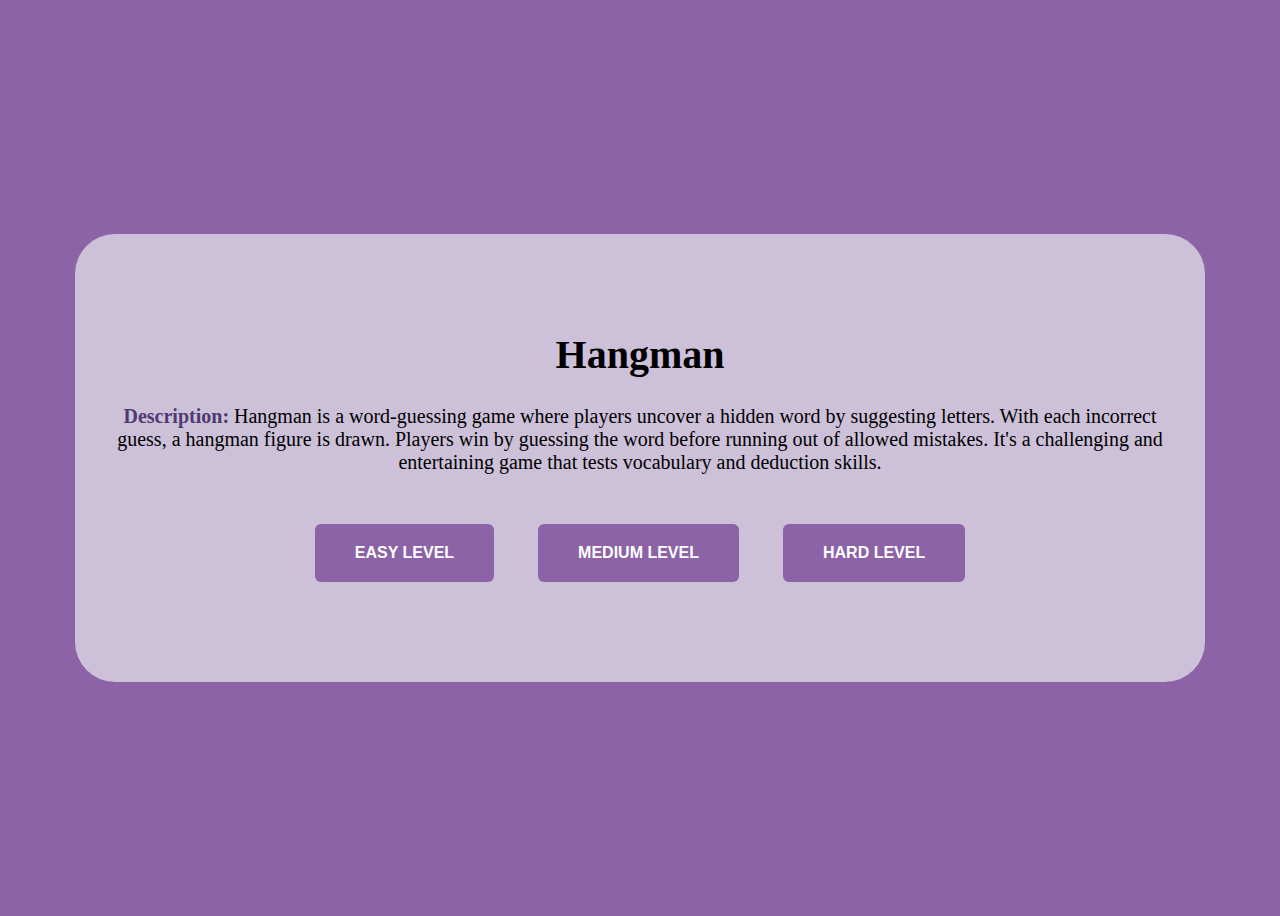
<file: index.html>
<!DOCTYPE html>
<html lang="en">
<head>
    <meta charset="UTF-8">
    <meta name="viewport" content="width=device-width, initial-scale=1.0">
    <link rel="stylesheet" href="style.css">
    <script defer src="script.js"></script>
    <title>Hangman</title>
</head>
<body>
    <div class="container">
        <div class="homePage">
            <section>
                <h1>Hangman</h1>
                <p><b>Description: </b>Hangman is a word-guessing game where players uncover a hidden word by suggesting letters.
                     With each incorrect guess, a hangman figure is drawn. Players win by guessing the word before running out of 
                     allowed mistakes. It's a challenging and entertaining game that tests vocabulary and deduction skills.</p>
            </section>
            <section class="startBtn">
                <a href="game.html"><button>Easy Level</button></a>
                <a href="medGame.html"><button>Medium Level</button></a>
                <a href="hardGame.html"><button>Hard Level</button></a>
            </section>
        </div>
    </div>
</body>
</html>
</file>
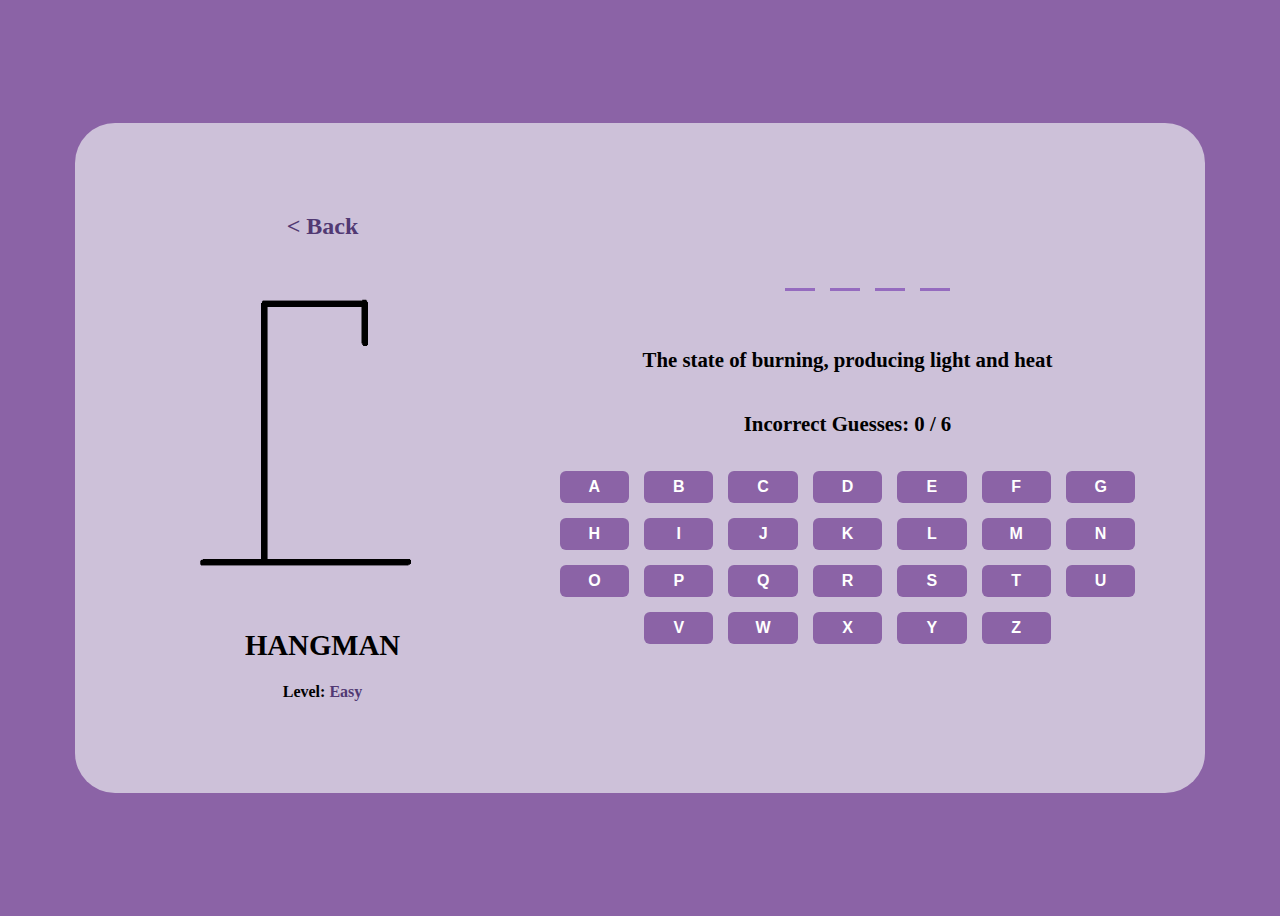
<file: game.html>
<!DOCTYPE html>
<html lang="en">
<head>
    <meta charset="UTF-8">
    <meta name="viewport" content="width=device-width, initial-scale=1.0">
    <link rel="stylesheet" href="style.css">
    <script defer src="wordsList.js"></script>
    <script defer src="script.js"></script>
    <title>Hangman</title>
</head>
<body>
    <div class="game-ends">
        <div class="content">
            <h2>Game Over</h2>
            <p>The correct words was <b>Sleep</b></p>
            <button class="reset">Play Again</button>
        </div>
    </div>
    <div class="container">
        <div class="hangman">
            <a href=index.html><h2> < Back </h2></a>
            <img src="#">
            <h1>Hangman</h1>
            <h4>Level: <span class="level">Easy</span></h4>
        </div>
        <div class="game-board">
            <ul class="word"></ul>
            <h3 class="hint">Hint:</h3>
            <h3 class="guesses">Incorrect Guesses: </h3>
            <div class="keyboard"></div>
        </div>
    </div>
</body>
</html>
</file>
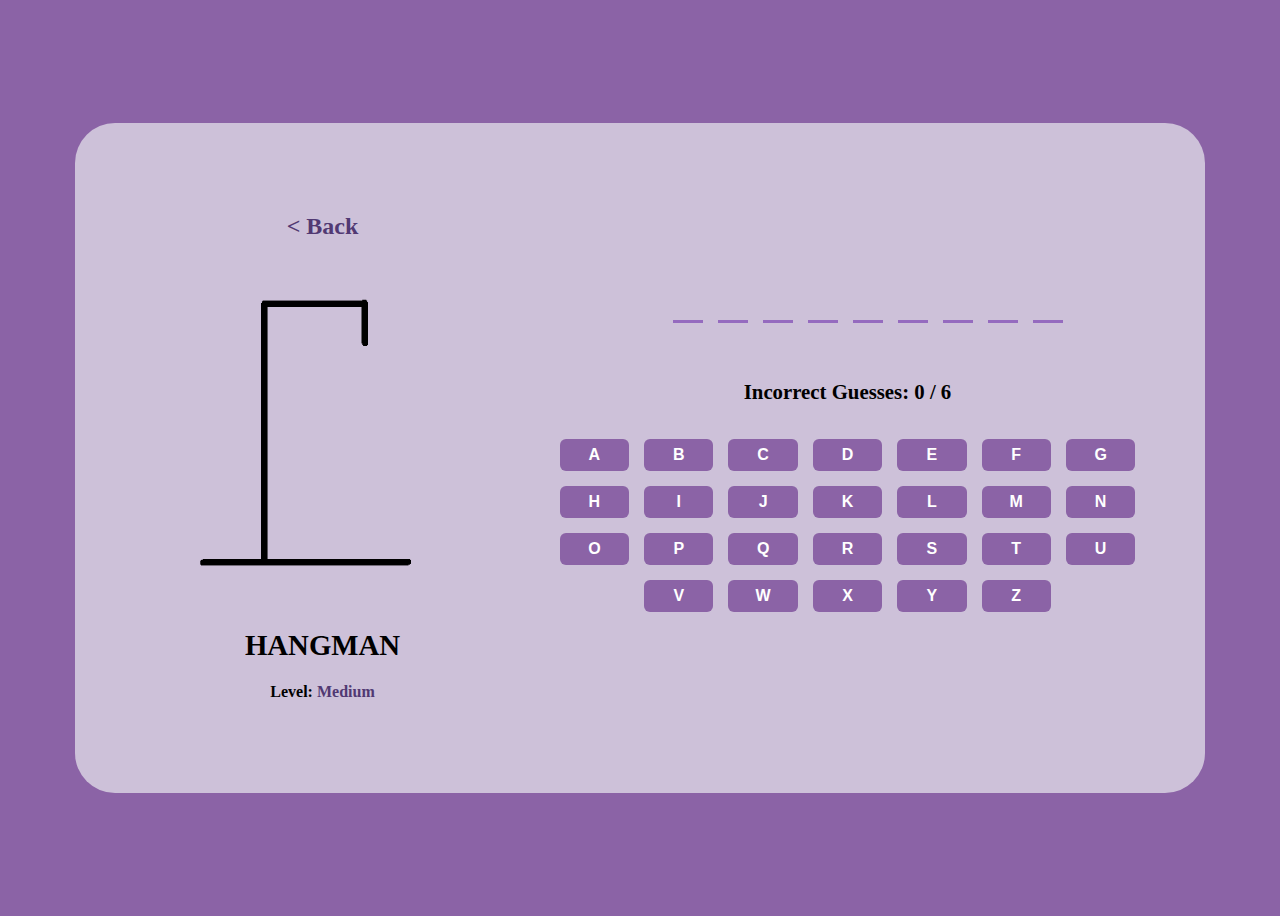
<file: medGame.html>
<!DOCTYPE html>
<html lang="en">
<head>
    <meta charset="UTF-8">
    <meta name="viewport" content="width=device-width, initial-scale=1.0">
    <link rel="stylesheet" href="style.css">
    <script defer src="wordsList.js"></script>
    <script defer src="scriptMed.js"></script>
    <title>Hangman</title>
</head>
<body>
    <div class="game-ends">
        <div class="content">
            <h2>Game Over</h2>
            <p>The correct words was <b>Sleep</b></p>
            <button class="reset">Play Again</button>
        </div>
    </div>
    <div class="container">
        <div class="hangman">
            <a href=index.html><h2> < Back </h2></a>
            <img src="#">
            <h1>Hangman</h1>
            <h4>Level: <span class="level">Medium</span></h4>
        </div>
        <div class="game-board">
            <ul class="word"></ul>
            <h3 class="guesses">Incorrect Guesses: </h3>
            <div class="keyboard"></div>
        </div>
    </div>
</body>
</html>
</file>
<file: style.css>
/* CSS for all */

body {
    display: flex;
    padding: 0 10px;
    align-items: center;
    justify-content: center;
    min-height: 100vh;
    background: #8B63A6;
    text-align: center;
}
.container {
    display: flex;
    width: 1050px;
    padding: 70px 40px;
    background: #CDC1D9;
    border-radius: 40px;
    align-items: center;
    justify-content: center;
}

/* Home Page */

.homePage {
    flex-direction: column;
}

.homePage h1 {
    font-size: 2.5rem;
}

.homePage p {
    font-size: 20px;
}

.homePage p b {
    color:#513973
}

/* Start button */

.startBtn button {
    padding: 20px 40px;
    margin: 30px 20px;
}

/* Game Over/You Won window */

.game-ends {
    position: fixed;
    width: 100%;
    height: 100%;
    opacity: 0;
    background: rgba(0,0,0,0.6);
    display: flex;
    align-items: center;
    justify-content: center;
    z-index: 9999;
    padding: 0 10px;
    pointer-events: none;
}

.game-ends.show {
    opacity: 1;
    pointer-events: auto;
}

.game-ends .content {
    padding: 15px;
    max-width: 420px;
    width: 100%;
    border-radius: 40px;
    background: #CDC1D9;
}

.game-ends h2 {
    font-size: 1.8rem;
}

.game-ends p {
    font-size: 1.15rem;
    margin: 20px 0 50px;
    font-weight: 400;
}

.game-ends p b {
    color: #513973;
    font-size: 1.4rem;
}

.game-ends button {
    padding: 20px 40px;
}

/* game board  */
/* left side  */

.hangman a {
    text-decoration: none;
    color:#513973;
    justify-content: flex-start;
}

.hangman img {
    max-width: 350px;
    margin-left: 65px;
}

.hangman h1 {
    font-size: 1.8rem;
    margin-top: 15px;
    text-transform: uppercase;
}

.level{
    color:#513973;
    font-weight: 800;
}

/* right side */
/* the word */

.game-board {
    display: flex;
    flex-direction: column;
    align-items: center;
}

.game-board .timer{
    font-size: 24px;
    margin-bottom: 80px;
}

.game-board #timer{
    font-weight: bold;
    font-size: 30px;
    color:#513973
}

.game-board .word {
    gap: 15px;
    list-style: none;
    display: flex;
    flex-wrap: wrap;
    justify-content: center;
    align-items: center;
}

.word .letter {
    width: 30px;
    font-size: 1.8rem;
    text-align: center;
    font-weight: 200;
    margin-bottom: 20px;
    text-transform: uppercase;
    border-bottom: 3px solid #956BBF;
}

.word .letter.guessed {
    border-color: transparent;
}

.game-board h3 {
    font-size: 1.3rem;
    font-weight: 600;
    margin-bottom: 20px;
}

.game-board h3 b {
    font-weight: 900;
}

/* keyboard */

.game-board .keyboard {
    gap: 15px;
    display: flex;
    flex-wrap: wrap;
    margin-top: 15px;
    justify-content: center;
}

:where(.startBtn, .game-ends, .keyboard) button {
    color: #fff;
    border: none;
    outline: none;
    cursor: pointer;
    font-size: 1rem;
    font-weight: 600;
    border-radius: 6px;
    text-transform: uppercase;
    background: #8B63A6;
}

.keyboard button {
    padding: 7px;
    width: calc(100% / 8 - 10px);
}

.keyboard button[disabled] {
    pointer-events: none;
    opacity: 0.6;
}

:where(.startBtn, .game-ends, .keyboard) button:hover {
    background: #513973;
}
</file>
